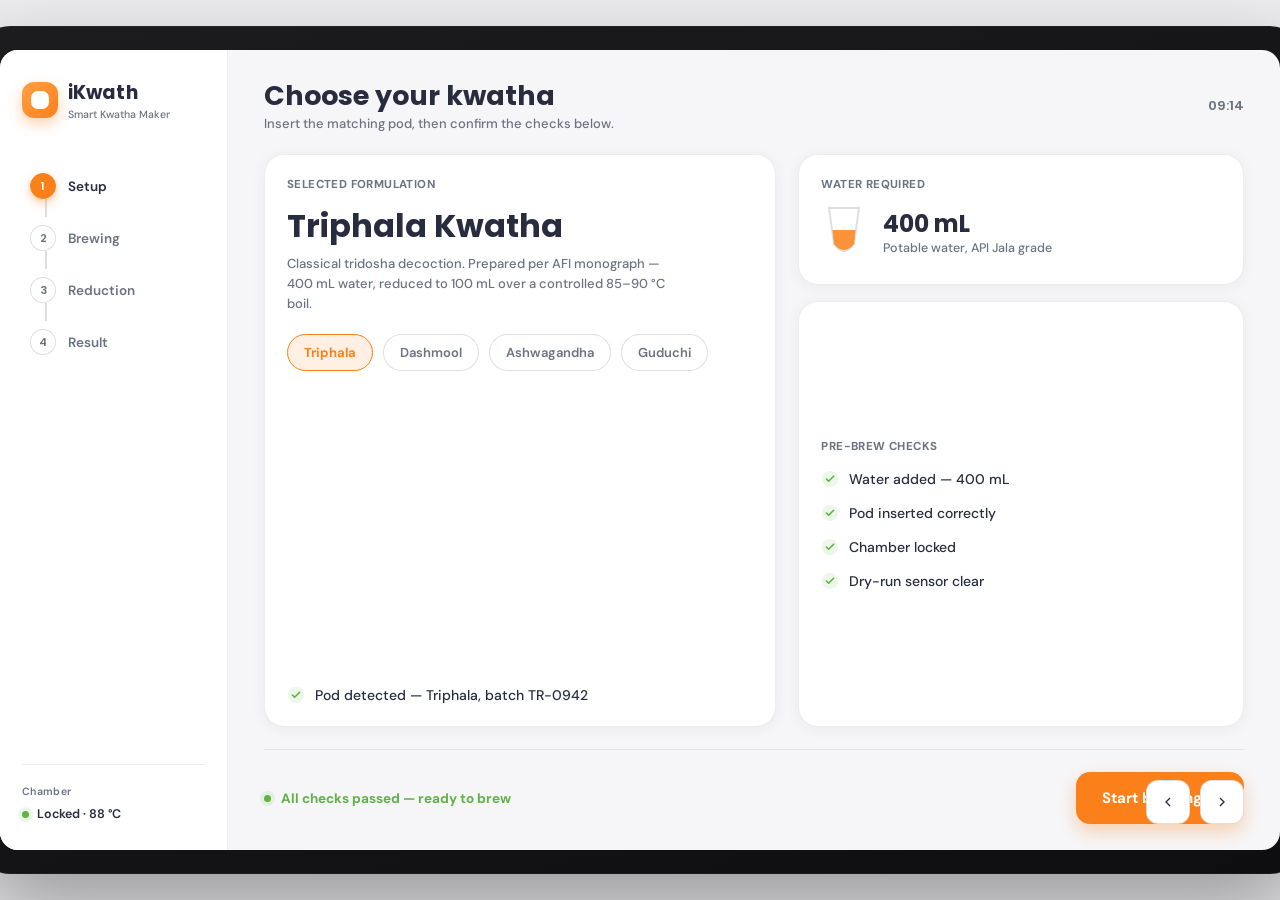
<file: public/ikwath-kiosk-standalone.html>
<!DOCTYPE html>
<html lang="en">
<head>
<meta charset="UTF-8" />
<title>iKwath — Device UI (1280×800)</title>
<link rel="preconnect" href="https://fonts.googleapis.com">
<link href="https://fonts.googleapis.com/css2?family=Poppins:wght@500;600;700;800&family=DM+Sans:wght@400;500;600;700&display=swap" rel="stylesheet">
<style>
  :root{
    --bg:#F6F6F8;
    --panel:#FFFFFF;
    --panel-2:#F2F1F4;
    --line: rgba(30,30,30,0.08);
    --line-strong: rgba(30,30,30,0.14);
    --cream:#282C3F;
    --muted:#6B7280;
    --sage:#60B246;
    --sage-dim: rgba(96,178,70,0.12);
    --amber:#FC8019;
    --amber-light:#FF9F45;
    --amber-dim: rgba(252,128,25,0.12);
    --alert:#E1462C;
    --alert-dim: rgba(225,70,44,0.10);
    --radius: 20px;
  }
  *{box-sizing:border-box; margin:0; padding:0;}
  html,body{ background:#EDEDF0; height:100%; }
  body{
    font-family:'DM Sans', sans-serif;
    display:flex; align-items:center; justify-content:center;
    min-height:100vh;
  }
  .bezel{
    width:1328px; padding:24px;
    background: linear-gradient(155deg,#1c1c1f,#0e0e10);
    border-radius:34px;
    box-shadow: 0 40px 90px rgba(0,0,0,0.35), inset 0 0 0 1px rgba(255,255,255,0.04);
  }
  .device{
    width:1280px; height:800px;
    background: var(--bg);
    border-radius:18px;
    overflow:hidden;
    position:relative;
    color:var(--cream);
    display:flex;
  }

  /* ---------- Left rail ---------- */
  .rail{
    width:228px; flex-shrink:0;
    background: #FFFFFF;
    border-right:1px solid var(--line);
    padding:28px 22px;
    display:flex; flex-direction:column;
  }
  .brand{ display:flex; align-items:center; gap:10px; margin-bottom:40px; }
  .brand-mark{
    width:36px; height:36px; border-radius:12px;
    background: linear-gradient(135deg, var(--amber-light), var(--amber));
    position:relative; flex-shrink:0;
    box-shadow: 0 6px 14px rgba(252,128,25,0.35);
  }
  .brand-mark::after{
    content:""; position:absolute; inset:9px;
    border-radius:7px; background:#FFFFFF;
  }
  .brand-name{ font-family:'Poppins', sans-serif; font-size:19px; font-weight:700; letter-spacing:0.1px;}
  .brand-sub{ font-size:10.5px; color:var(--muted); margin-top:1px; font-weight:500;}

  .steps{ display:flex; flex-direction:column; gap:2px; }
  .step{
    display:flex; align-items:center; gap:12px;
    padding:12px 8px; border-radius:12px; cursor:pointer;
    position:relative;
  }
  .step:not(:last-child)::before{
    content:""; position:absolute; left:23px; top:38px; bottom:-6px;
    width:1.5px; background:var(--line-strong);
  }
  .step-dot{
    width:26px; height:26px; border-radius:50%;
    border:1.5px solid var(--line-strong);
    display:flex; align-items:center; justify-content:center;
    font-family:'Poppins', sans-serif; font-weight:600; font-size:11px; color:var(--muted);
    flex-shrink:0; background:#FFFFFF; z-index:1;
    transition: all .2s ease;
  }
  .step-label{ font-size:13.5px; color:var(--muted); font-weight:600; transition: color .2s ease;}
  .step.done .step-dot{ background:var(--sage); border-color:var(--sage); color:#fff; }
  .step.active .step-dot{ background:var(--amber); border-color:var(--amber); color:#fff; box-shadow:0 4px 10px rgba(252,128,25,0.4); }
  .step.active .step-label{ color:var(--cream); }
  .step.done .step-label{ color:var(--cream); }

  .rail-foot{ margin-top:auto; padding-top:20px; border-top:1px solid var(--line); }
  .rail-foot-title{ font-size:10.5px; color:var(--muted); letter-spacing:0.3px; margin-bottom:8px; font-weight:600;}
  .pill-status{
    display:flex; align-items:center; gap:8px;
    font-size:12.5px; color:var(--cream); font-weight:600;
  }
  .dot-live{ width:7px; height:7px; border-radius:50%; background:var(--sage); box-shadow:0 0 0 4px var(--sage-dim); }

  /* ---------- Main area ---------- */
  .main{ flex:1; padding:30px 36px 26px; display:flex; flex-direction:column; min-width:0; }
  .topbar{ display:flex; align-items:center; justify-content:space-between; margin-bottom:22px; min-height:44px; }
  .screen-title{ font-family:'Poppins', sans-serif; font-size:27px; font-weight:700; line-height:1.15; }
  .screen-sub{ font-size:13px; color:var(--muted); margin-top:4px; font-weight:500;}
  .topbar-right{ text-align:right; flex-shrink:0; padding-left:24px; }
  .clock{ font-family:'Poppins', sans-serif; font-size:13px; color:var(--muted); font-weight:600;}

  .screen{ display:none; flex:1; min-height:0; flex-direction:column; }
  .screen.show{ display:flex; }

  /* button */
  .btn{
    font-family:'DM Sans', sans-serif; font-weight:700; font-size:15px;
    border:none; border-radius:14px; cursor:pointer;
    padding:16px 26px; letter-spacing:0.1px;
    display:inline-flex; align-items:center; gap:10px;
    transition: transform .12s ease, filter .12s ease;
  }
  .btn:active{ transform: scale(0.97); }
  .btn-primary{ background: var(--amber); color:#fff; box-shadow:0 8px 18px rgba(252,128,25,0.32); }
  .btn-primary:hover{ filter:brightness(1.05); }
  .btn-ghost{ background:#FFFFFF; color:var(--cream); border:1.5px solid var(--line-strong); }
  .btn-ghost:hover{ filter:brightness(0.98); }
  .btn[disabled]{ opacity:0.35; pointer-events:none; }

  /* ---------- shared bits ---------- */
  .card{
    background: var(--panel);
    border:1px solid var(--line);
    border-radius: var(--radius);
    padding:22px;
    box-sizing:border-box;
    box-shadow: 0 2px 14px rgba(40,44,63,0.06);
  }
  .row-check{ display:flex; align-items:center; gap:10px; font-size:14px; font-weight:500; }
  .check-ico{ width:18px; height:18px; flex-shrink:0; }
  .check-ico circle{ fill:var(--sage-dim); }
  .check-ico path{ stroke:var(--sage); }
  .mono{ font-family:'Poppins', sans-serif; font-weight:600; }
  .num-unit{ display:inline-flex; align-items:baseline; gap:5px; }

  /* ===== Screen 1: Setup ===== */
  #screen-setup .grid{
    display:grid; grid-template-columns: 1.15fr 1fr; gap:22px; flex:1; min-height:0;
  }
  .formula-card{ display:flex; flex-direction:column; }
  .formula-name{ font-family:'Poppins', sans-serif; font-size:32px; font-weight:700; margin:10px 0 4px; }
  .formula-note{ font-size:13px; color:var(--muted); max-width:380px; line-height:1.55; font-weight:500;}
  .chips{ display:flex; gap:10px; margin-top:20px; flex-wrap:wrap; }
  .chip{
    padding:9px 16px; border-radius:999px; font-size:13px; font-weight:600; cursor:pointer;
    border:1.5px solid var(--line-strong); color:var(--muted); background:#FFFFFF;
  }
  .chip.sel{ background:var(--amber-dim); border-color:var(--amber); color:var(--amber); font-weight:700; }
  .label-eyebrow{ font-size:11.5px; color:var(--muted); font-weight:700; text-transform:uppercase; letter-spacing:0.4px;}

  .side-stack{ display:flex; flex-direction:column; gap:16px; height:100%; }
  .water-card{ flex-shrink:0; }
  .water-row{ display:flex; align-items:center; gap:16px; }
  .water-glass{ width:46px; height:58px; flex-shrink:0; }
  .water-fig{ font-family:'Poppins', sans-serif; font-size:24px; font-weight:700; line-height:1.2; }
  .water-fig .unit{ display:block; font-family:'DM Sans', sans-serif; font-size:12.5px; color:var(--muted); font-weight:500; margin-top:3px; }

  .checklist{ display:flex; flex-direction:column; justify-content:center; gap:16px; flex:1; }

  .setup-foot{
    display:flex; align-items:center; justify-content:space-between;
    margin-top:22px; padding-top:22px; border-top:1px solid var(--line);
  }
  .ready-msg{ display:flex; align-items:center; gap:10px; font-size:13.5px; color:var(--sage); font-weight:700;}

  /* ===== Screen 2: Brewing ===== */
  #screen-brew .grid{
    display:grid; grid-template-columns: 1fr 1.2fr; gap:22px; flex:1; min-height:0;
  }
  .gauge-wrap{ display:flex; flex-direction:column; align-items:center; justify-content:center; }
  .gauge-num{ font-family:'Poppins', sans-serif; font-size:48px; font-weight:700; }
  .gauge-lbl{ font-size:12.5px; color:var(--muted); margin-top:2px; font-weight:600;}
  .gauge-target{ font-size:11.5px; color:var(--muted); margin-top:14px; font-weight:500;}

  .stat-grid{ display:grid; grid-template-columns: 1fr 1fr; gap:16px; }
  .stat{ padding:18px 18px; }
  .stat-top{ display:flex; align-items:center; justify-content:space-between; margin-bottom:14px;}
  .stat-name{ font-size:12.5px; color:var(--muted); font-weight:600;}
  .stat-val{ font-family:'Poppins', sans-serif; font-size:20px; font-weight:700; }
  .stat-badge{ font-size:10.5px; padding:3px 10px; border-radius:999px; font-weight:700; letter-spacing:.3px; }
  .badge-on{ background:var(--sage-dim); color:var(--sage); }
  .badge-off{ background:var(--panel-2); color:var(--muted); }

  .stage-rail{ display:flex; align-items:center; margin-top:18px; }
  .stage-item{ flex:1; display:flex; flex-direction:column; align-items:center; position:relative; }
  .stage-item::before{
    content:""; position:absolute; top:12px; left:-50%; width:100%; height:1.5px;
    background:var(--line-strong); z-index:0;
  }
  .stage-item:first-child::before{ display:none; }
  .stage-item.done::before{ background:var(--sage); }
  .stage-dot2{
    width:24px; height:24px; border-radius:50%; z-index:1;
    background:var(--panel-2); border:1.5px solid var(--line-strong);
    display:flex; align-items:center; justify-content:center;
    font-family:'Poppins', sans-serif; font-weight:700; font-size:10px; color:var(--muted);
  }
  .stage-item.done .stage-dot2{ background:var(--sage); border-color:var(--sage); color:#fff; }
  .stage-item.now .stage-dot2{ background:var(--amber); border-color:var(--amber); color:#fff; box-shadow:0 0 0 5px var(--amber-dim); }
  .stage-name{ font-size:12px; color:var(--muted); margin-top:9px; font-weight:600;}
  .stage-item.done .stage-name, .stage-item.now .stage-name{ color:var(--cream); }

  /* ===== Screen 3: Reduction ===== */
  #screen-reduce .grid{
    display:grid; grid-template-columns: 1fr 1fr; gap:22px; flex:1; min-height:0;
  }
  .flask-panel{ display:flex; align-items:center; justify-content:center; gap:34px; }
  .flask-outer{ width:150px; height:280px; position:relative; }
  .flask-glass{
    position:absolute; inset:0; border-radius:16px;
    border:2px solid var(--line-strong);
    background:var(--panel-2); overflow:hidden;
  }
  .flask-liquid{
    position:absolute; left:0; right:0; bottom:0; height:39%;
    background: linear-gradient(180deg, var(--amber-light), var(--amber) 60%, #82430f);
    transition: height 1.2s ease;
  }
  .flask-liquid::before{
    content:""; position:absolute; top:-6px; left:0; right:0; height:12px;
    background: repeating-linear-gradient(90deg, var(--amber-light) 0 10px, var(--amber) 10px 20px);
    opacity:.6; border-radius:50%;
  }
  .flask-target-line{ position:absolute; left:-10px; right:-10px; bottom:25%; border-top:1.5px dashed var(--sage); }
  .flask-target-lbl{ position:absolute; right:-56px; bottom:calc(25% - 7px); font-size:10.5px; color:var(--sage); font-family:'Poppins',sans-serif; font-weight:700;}
  .flask-figs{ display:flex; flex-direction:column; gap:16px; }
  .fig-block .fig-lbl{ font-size:11.5px; color:var(--muted); font-weight:600;}
  .fig-block .fig-num{ font-family:'Poppins', sans-serif; font-size:22px; font-weight:700; margin-top:2px;}

  .ring-wrap{ display:flex; flex-direction:column; align-items:center; justify-content:center; }
  .ring{ position:relative; width:168px; height:168px; }
  .ring svg{ transform:rotate(-90deg); }
  .ring-pct{
    position:absolute; inset:0; display:flex; flex-direction:column; align-items:center; justify-content:center;
  }
  .ring-pct .n{ font-family:'Poppins', sans-serif; font-size:30px; font-weight:700; }
  .ring-pct .l{ font-size:10.5px; color:var(--muted); margin-top:2px; font-weight:600;}
  .ring-check-list{ display:flex; flex-direction:column; gap:10px; margin-top:22px; width:100%; }
  .ring-check-row{ display:flex; align-items:center; justify-content:space-between; font-size:13px; font-weight:500; padding:0 6px; }
  .footnote{ font-size:11px; color:var(--muted); line-height:1.5; margin-top:16px; padding-top:14px; border-top:1px solid var(--line); font-weight:500;}

  /* ===== Screen 4: Result ===== */
  #screen-result .grid{
    display:grid; grid-template-columns: 1fr 1fr; gap:22px; flex:1; min-height:0;
  }
  .result-hero{ display:flex; flex-direction:column; align-items:center; justify-content:center; text-align:center; }
  .result-check{ width:56px; height:56px; margin-bottom:14px;}
  .result-title{ font-family:'Poppins', sans-serif; font-size:24px; font-weight:700; }
  .result-num{ font-family:'Poppins', sans-serif; font-size:60px; font-weight:800; margin:10px 0 4px; color:var(--amber); }
  .result-temp{ font-size:13px; color:var(--muted); margin-bottom:24px; font-weight:600;}

  .clean-list{ display:flex; flex-direction:column; gap:16px; }
  .clean-row{
    display:flex; align-items:center; gap:12px; padding:13px 14px;
    border-radius:12px; background:var(--panel-2); border:1px solid var(--line);
  }
  .clean-row.done{ opacity:0.55; }
  .clean-row .txt{ font-size:13.5px; flex:1; font-weight:600;}
  .clean-row .step-tag{ font-size:10.5px; color:var(--muted); font-weight:700;}

  /* nav arrows */
  .navctl{ position:absolute; bottom:26px; right:36px; display:flex; gap:10px; }
  .arrow-btn{
    width:44px; height:44px; border-radius:12px; border:1.5px solid var(--line-strong);
    background:#FFFFFF; display:flex; align-items:center; justify-content:center; cursor:pointer;
  }
  .arrow-btn:hover{ filter:brightness(0.97); }
  .arrow-btn svg{ width:16px; height:16px; stroke:var(--cream); }
</style>
</head>
<body>

<div class="bezel">
  <div class="device">

    <!-- LEFT RAIL -->
    <div class="rail">
      <div class="brand">
        <div class="brand-mark"></div>
        <div>
          <div class="brand-name">iKwath</div>
          <div class="brand-sub">Smart Kwatha Maker</div>
        </div>
      </div>

      <div class="steps" id="steps">
        <div class="step active" data-target="0">
          <div class="step-dot">1</div>
          <div class="step-label">Setup</div>
        </div>
        <div class="step" data-target="1">
          <div class="step-dot">2</div>
          <div class="step-label">Brewing</div>
        </div>
        <div class="step" data-target="2">
          <div class="step-dot">3</div>
          <div class="step-label">Reduction</div>
        </div>
        <div class="step" data-target="3">
          <div class="step-dot">4</div>
          <div class="step-label">Result</div>
        </div>
      </div>

      <div class="rail-foot">
        <div class="rail-foot-title">Chamber</div>
        <div class="pill-status"><span class="dot-live"></span> Locked · 88 °C</div>
      </div>
    </div>

    <!-- MAIN -->
    <div class="main">

      <!-- ===== SCREEN 1 : SETUP ===== -->
      <div class="screen show" id="screen-setup">
        <div class="topbar">
          <div>
            <div class="screen-title">Choose your kwatha</div>
            <div class="screen-sub">Insert the matching pod, then confirm the checks below.</div>
          </div>
          <div class="topbar-right"><div class="clock mono">09:14</div></div>
        </div>

        <div class="grid">
          <div class="card formula-card">
            <div class="label-eyebrow">Selected formulation</div>
            <div class="formula-name">Triphala Kwatha</div>
            <div class="formula-note">Classical tridosha decoction. Prepared per AFI monograph — 400 mL water, reduced to 100 mL over a controlled 85–90 °C boil.</div>

            <div class="chips">
              <div class="chip sel">Triphala</div>
              <div class="chip">Dashmool</div>
              <div class="chip">Ashwagandha</div>
              <div class="chip">Guduchi</div>
            </div>

            <div style="margin-top:auto; padding-top:22px;">
              <div class="row-check">
                <svg class="check-ico" viewBox="0 0 20 20"><circle cx="10" cy="10" r="9"/><path d="M6 10l2.5 2.5L14 7" fill="none" stroke-width="1.8" stroke-linecap="round" stroke-linejoin="round"/></svg>
                Pod detected — Triphala, batch TR-0942
              </div>
            </div>
          </div>

          <div class="side-stack">
            <div class="card water-card">
              <div class="label-eyebrow">Water required</div>
              <div class="water-row" style="margin-top:12px;">
                <svg class="water-glass" viewBox="0 0 46 58">
                  <path d="M8 4 H38 L33 40 Q23 54 13 40 Z" fill="none" stroke="var(--line-strong)" stroke-width="2"/>
                  <path d="M11.5 26 L34.5 26 L33 40 Q23 52 13 40 Z" fill="var(--amber)" opacity="0.85"/>
                </svg>
                <div class="water-fig">400 mL<span class="unit">Potable water, API Jala grade</span></div>
              </div>
            </div>

            <div class="card checklist">
              <div class="label-eyebrow">Pre-brew checks</div>
              <div class="row-check"><svg class="check-ico" viewBox="0 0 20 20"><circle cx="10" cy="10" r="9"/><path d="M6 10l2.5 2.5L14 7" fill="none" stroke-width="1.8" stroke-linecap="round" stroke-linejoin="round"/></svg> Water added — 400 mL</div>
              <div class="row-check"><svg class="check-ico" viewBox="0 0 20 20"><circle cx="10" cy="10" r="9"/><path d="M6 10l2.5 2.5L14 7" fill="none" stroke-width="1.8" stroke-linecap="round" stroke-linejoin="round"/></svg> Pod inserted correctly</div>
              <div class="row-check"><svg class="check-ico" viewBox="0 0 20 20"><circle cx="10" cy="10" r="9"/><path d="M6 10l2.5 2.5L14 7" fill="none" stroke-width="1.8" stroke-linecap="round" stroke-linejoin="round"/></svg> Chamber locked</div>
              <div class="row-check"><svg class="check-ico" viewBox="0 0 20 20"><circle cx="10" cy="10" r="9"/><path d="M6 10l2.5 2.5L14 7" fill="none" stroke-width="1.8" stroke-linecap="round" stroke-linejoin="round"/></svg> Dry-run sensor clear</div>
            </div>
          </div>
        </div>

        <div class="setup-foot">
          <div class="ready-msg"><span class="dot-live"></span> All checks passed — ready to brew</div>
          <button class="btn btn-primary" onclick="goTo(1)">Start brewing →</button>
        </div>
      </div>

      <!-- ===== SCREEN 2 : BREWING ===== -->
      <div class="screen" id="screen-brew">
        <div class="topbar">
          <div>
            <div class="screen-title">Brewing — Triphala Kwatha</div>
            <div class="screen-sub">Extraction in progress · gentle boil, controlled temperature</div>
          </div>
          <div class="topbar-right"><div class="clock mono">Elapsed 08:32</div></div>
        </div>

        <div class="grid">
          <div class="card gauge-wrap">
            <svg width="190" height="190" viewBox="0 0 190 190">
              <circle cx="95" cy="95" r="80" fill="none" stroke="var(--line)" stroke-width="12"/>
              <circle cx="95" cy="95" r="80" fill="none" stroke="var(--amber)" stroke-width="12"
                stroke-linecap="round" stroke-dasharray="502" stroke-dashoffset="90"
                transform="rotate(-90 95 95)"/>
            </svg>
            <div class="gauge-num num-unit">88.2<span style="font-size:22px;">°C</span></div>
            <div class="gauge-lbl">Chamber temperature</div>
            <div class="gauge-target">Target range 85–90 °C</div>
          </div>

          <div style="display:flex; flex-direction:column; gap:16px; height:100%;">
            <div class="stat-grid" style="flex-shrink:0;">
              <div class="card stat">
                <div class="stat-top"><span class="stat-name">Heating element</span><span class="stat-badge badge-on">ON</span></div>
                <div class="stat-val">Steady</div>
              </div>
              <div class="card stat">
                <div class="stat-top"><span class="stat-name">Stirring</span><span class="stat-badge badge-on">ON</span></div>
                <div class="stat-val">40 rpm</div>
              </div>
              <div class="card stat">
                <div class="stat-top"><span class="stat-name">Vacuum assist</span><span class="stat-badge badge-on">ON</span></div>
                <div class="stat-val">−20 kPa</div>
              </div>
              <div class="card stat">
                <div class="stat-top"><span class="stat-name">Time remaining</span><span class="stat-badge badge-off">EST</span></div>
                <div class="stat-val">≈ 11 min</div>
              </div>
            </div>

            <div class="card" style="flex:1; display:flex; flex-direction:column; justify-content:center;">
              <div class="label-eyebrow" style="margin-bottom:16px;">Process stage</div>
              <div class="stage-rail" style="margin-top:0;">
                <div class="stage-item done"><div class="stage-dot2">✓</div><div class="stage-name">Soaking</div></div>
                <div class="stage-item now"><div class="stage-dot2">2</div><div class="stage-name">Extraction</div></div>
                <div class="stage-item"><div class="stage-dot2">3</div><div class="stage-name">Reduction</div></div>
                <div class="stage-item"><div class="stage-dot2">4</div><div class="stage-name">Filtering</div></div>
              </div>
            </div>
          </div>
        </div>

        <div class="setup-foot">
          <button class="btn btn-ghost">⏸ Pause</button>
          <button class="btn btn-primary" onclick="goTo(2)">Continue to reduction →</button>
        </div>
      </div>

      <!-- ===== SCREEN 3 : REDUCTION ===== -->
      <div class="screen" id="screen-reduce">
        <div class="topbar">
          <div>
            <div class="screen-title">Reduction &amp; quality</div>
            <div class="screen-sub">Reducing to one-fourth volume per AFI specification</div>
          </div>
          <div class="topbar-right"><div class="clock mono">78% complete</div></div>
        </div>

        <div class="grid">
          <div class="card flask-panel">
            <div class="flask-outer">
              <div class="flask-glass">
                <div class="flask-liquid" style="height:39%;"></div>
                <div class="flask-target-line"></div>
                <div class="flask-target-lbl">100 mL</div>
              </div>
            </div>
            <div class="flask-figs">
              <div class="fig-block"><div class="fig-lbl">Initial volume</div><div class="fig-num">400 mL</div></div>
              <div class="fig-block"><div class="fig-lbl">Current volume</div><div class="fig-num" style="color:var(--amber-light);">156 mL</div></div>
              <div class="fig-block"><div class="fig-lbl">Target</div><div class="fig-num">100 mL</div></div>
            </div>
          </div>

          <div class="card ring-wrap">
            <div class="ring">
              <svg width="168" height="168" viewBox="0 0 168 168">
                <circle cx="84" cy="84" r="72" fill="none" stroke="var(--line)" stroke-width="11"/>
                <circle cx="84" cy="84" r="72" fill="none" stroke="var(--sage)" stroke-width="11"
                  stroke-linecap="round" stroke-dasharray="452" stroke-dashoffset="18"
                  transform="rotate(-90 84 84)"/>
              </svg>
              <div class="ring-pct"><div class="n">96%</div><div class="l">Process consistency</div></div>
            </div>

            <div class="ring-check-list">
              <div class="ring-check-row"><span>Temperature held in range</span> <span style="color:var(--sage);">✓</span></div>
              <div class="ring-check-row"><span>Reduction rate on curve</span> <span style="color:var(--sage);">✓</span></div>
              <div class="ring-check-row"><span>Extraction time on target</span> <span style="color:var(--sage);">✓</span></div>
              <div class="ring-check-row"><span>Water proportion (AFI)</span> <span style="color:var(--sage);">✓</span></div>
            </div>

            <div class="footnote">Consistency score reflects adherence to the AFI process parameters for this batch. It is not a substitute for laboratory verification of the constituent profile.</div>
          </div>
        </div>

        <div class="setup-foot">
          <button class="btn btn-ghost" onclick="goTo(1)">← Back</button>
          <button class="btn btn-primary" onclick="goTo(3)">Continue to filtering →</button>
        </div>
      </div>

      <!-- ===== SCREEN 4 : RESULT ===== -->
      <div class="screen" id="screen-result">
        <div class="topbar">
          <div>
            <div class="screen-title">Kwatha ready</div>
            <div class="screen-sub">Filtered, dispensed warm, and ready to drink</div>
          </div>
          <div class="topbar-right"><div class="clock mono">Cycle time 21:40</div></div>
        </div>

        <div class="grid">
          <div class="card result-hero">
            <svg class="result-check" viewBox="0 0 56 56"><circle cx="28" cy="28" r="27" fill="var(--sage-dim)" stroke="var(--sage)" stroke-width="1.5"/><path d="M17 29l7 7 15-15" fill="none" stroke="var(--sage)" stroke-width="3" stroke-linecap="round" stroke-linejoin="round"/></svg>
            <div class="result-title">Triphala Kwatha</div>
            <div class="result-num num-unit">100<span style="font-size:26px;">mL</span></div>
            <div class="result-temp">Served at 62 °C · consistency score 96%</div>
            <button class="btn btn-primary">Dispense</button>
          </div>

          <div class="card" style="display:flex; flex-direction:column; height:100%;">
            <div class="label-eyebrow" style="margin-bottom:16px;">After use</div>
            <div class="clean-list" style="flex:1; justify-content:center;">
              <div class="clean-row done"><div class="txt">Remove spent pod</div><div class="step-tag mono">done</div></div>
              <div class="clean-row done"><div class="txt">Remove boiling chamber</div><div class="step-tag mono">done</div></div>
              <div class="clean-row"><div class="txt">Start rinse cycle</div><div class="step-tag mono">next</div></div>
              <div class="clean-row"><div class="txt">Chamber &amp; filter — dishwasher safe</div><div class="step-tag mono">optional</div></div>
            </div>
          </div>
        </div>

        <div class="setup-foot">
          <button class="btn btn-ghost" onclick="goTo(0)">Prepare another dose</button>
          <button class="btn btn-ghost">Start rinse cycle →</button>
        </div>
      </div>

      <div class="navctl">
        <div class="arrow-btn" onclick="step(-1)"><svg viewBox="0 0 24 24" fill="none" stroke="var(--cream)" stroke-width="2"><path d="M15 18l-6-6 6-6"/></svg></div>
        <div class="arrow-btn" onclick="step(1)"><svg viewBox="0 0 24 24" fill="none" stroke="var(--cream)" stroke-width="2"><path d="M9 18l6-6-6-6"/></svg></div>
      </div>

    </div>
  </div>
</div>

<script>
  const screens = ['screen-setup','screen-brew','screen-reduce','screen-result'];
  let current = 0;

  function goTo(i){
    current = i;
    screens.forEach((id, idx) => {
      document.getElementById(id).classList.toggle('show', idx === i);
    });
    document.querySelectorAll('.step').forEach((el, idx) => {
      el.classList.toggle('active', idx === i);
      el.classList.toggle('done', idx < i);
    });
  }
  function step(dir){
    let next = current + dir;
    if(next < 0) next = 0;
    if(next > 3) next = 3;
    goTo(next);
  }
  document.querySelectorAll('.step').forEach(el=>{
    el.addEventListener('click', ()=> goTo(parseInt(el.dataset.target)));
  });
  document.querySelectorAll('.chip').forEach(el=>{
    el.addEventListener('click', ()=>{
      document.querySelectorAll('.chip').forEach(c=>c.classList.remove('sel'));
      el.classList.add('sel');
    });
  });
</script>

</body>
</html>
</file>
